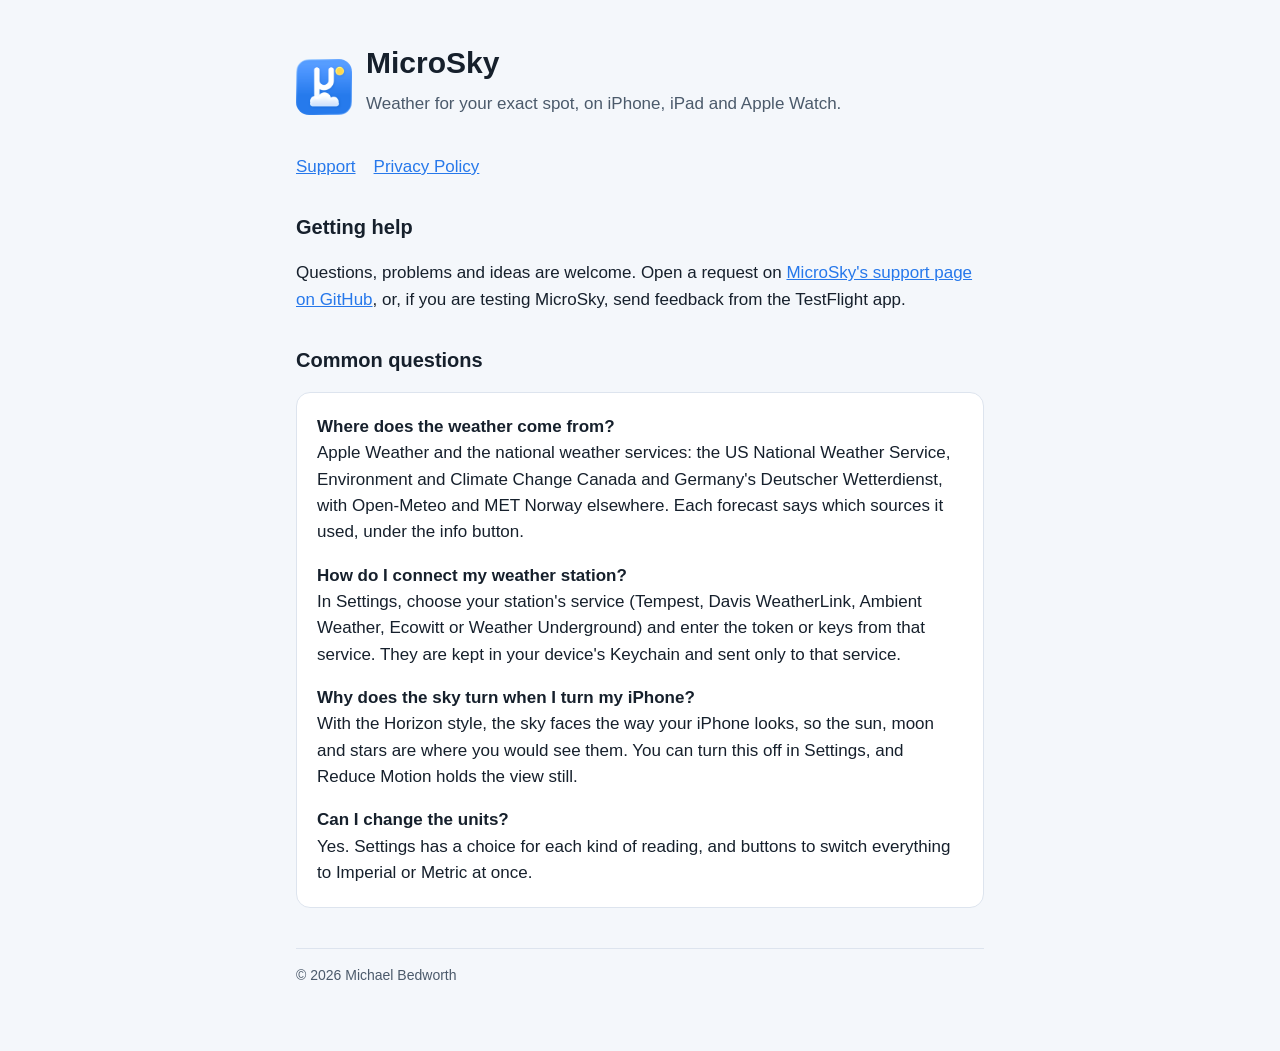
<file: index.html>
<!doctype html>
<html lang="en">
<head>
<meta charset="utf-8">
<meta name="viewport" content="width=device-width, initial-scale=1">
<title>MicroSky Support</title>
<link rel="stylesheet" href="style.css">
</head>
<body>
<main>
  <header>
    <img src="icon.png" alt="">
    <div>
      <h1>MicroSky</h1>
      <p class="lede">Weather for your exact spot, on iPhone, iPad and Apple Watch.</p>
    </div>
  </header>
  <nav><a href="./">Support</a><a href="privacy/">Privacy Policy</a></nav>

  <h2>Getting help</h2>
  <p>Questions, problems and ideas are welcome. Open a request on
    <a href="https://github.com/mbedworth/microsky-app/issues">MicroSky's support page on GitHub</a>,
    or, if you are testing MicroSky, send feedback from the TestFlight app.</p>

  <h2>Common questions</h2>
  <div class="card">
    <p><strong>Where does the weather come from?</strong><br>
      Apple Weather and the national weather services: the US National Weather Service,
      Environment and Climate Change Canada and Germany's Deutscher Wetterdienst, with Open-Meteo
      and MET Norway elsewhere. Each forecast says which sources it used, under the info button.</p>
    <p><strong>How do I connect my weather station?</strong><br>
      In Settings, choose your station's service (Tempest, Davis WeatherLink, Ambient Weather,
      Ecowitt or Weather Underground) and enter the token or keys from that service. They are kept
      in your device's Keychain and sent only to that service.</p>
    <p><strong>Why does the sky turn when I turn my iPhone?</strong><br>
      With the Horizon style, the sky faces the way your iPhone looks, so the sun, moon and stars
      are where you would see them. You can turn this off in Settings, and Reduce Motion holds the
      view still.</p>
    <p><strong>Can I change the units?</strong><br>
      Yes. Settings has a choice for each kind of reading, and buttons to switch everything to
      Imperial or Metric at once.</p>
  </div>

  <footer>&copy; 2026 Michael Bedworth</footer>
</main>
</body>
</html>
</file>
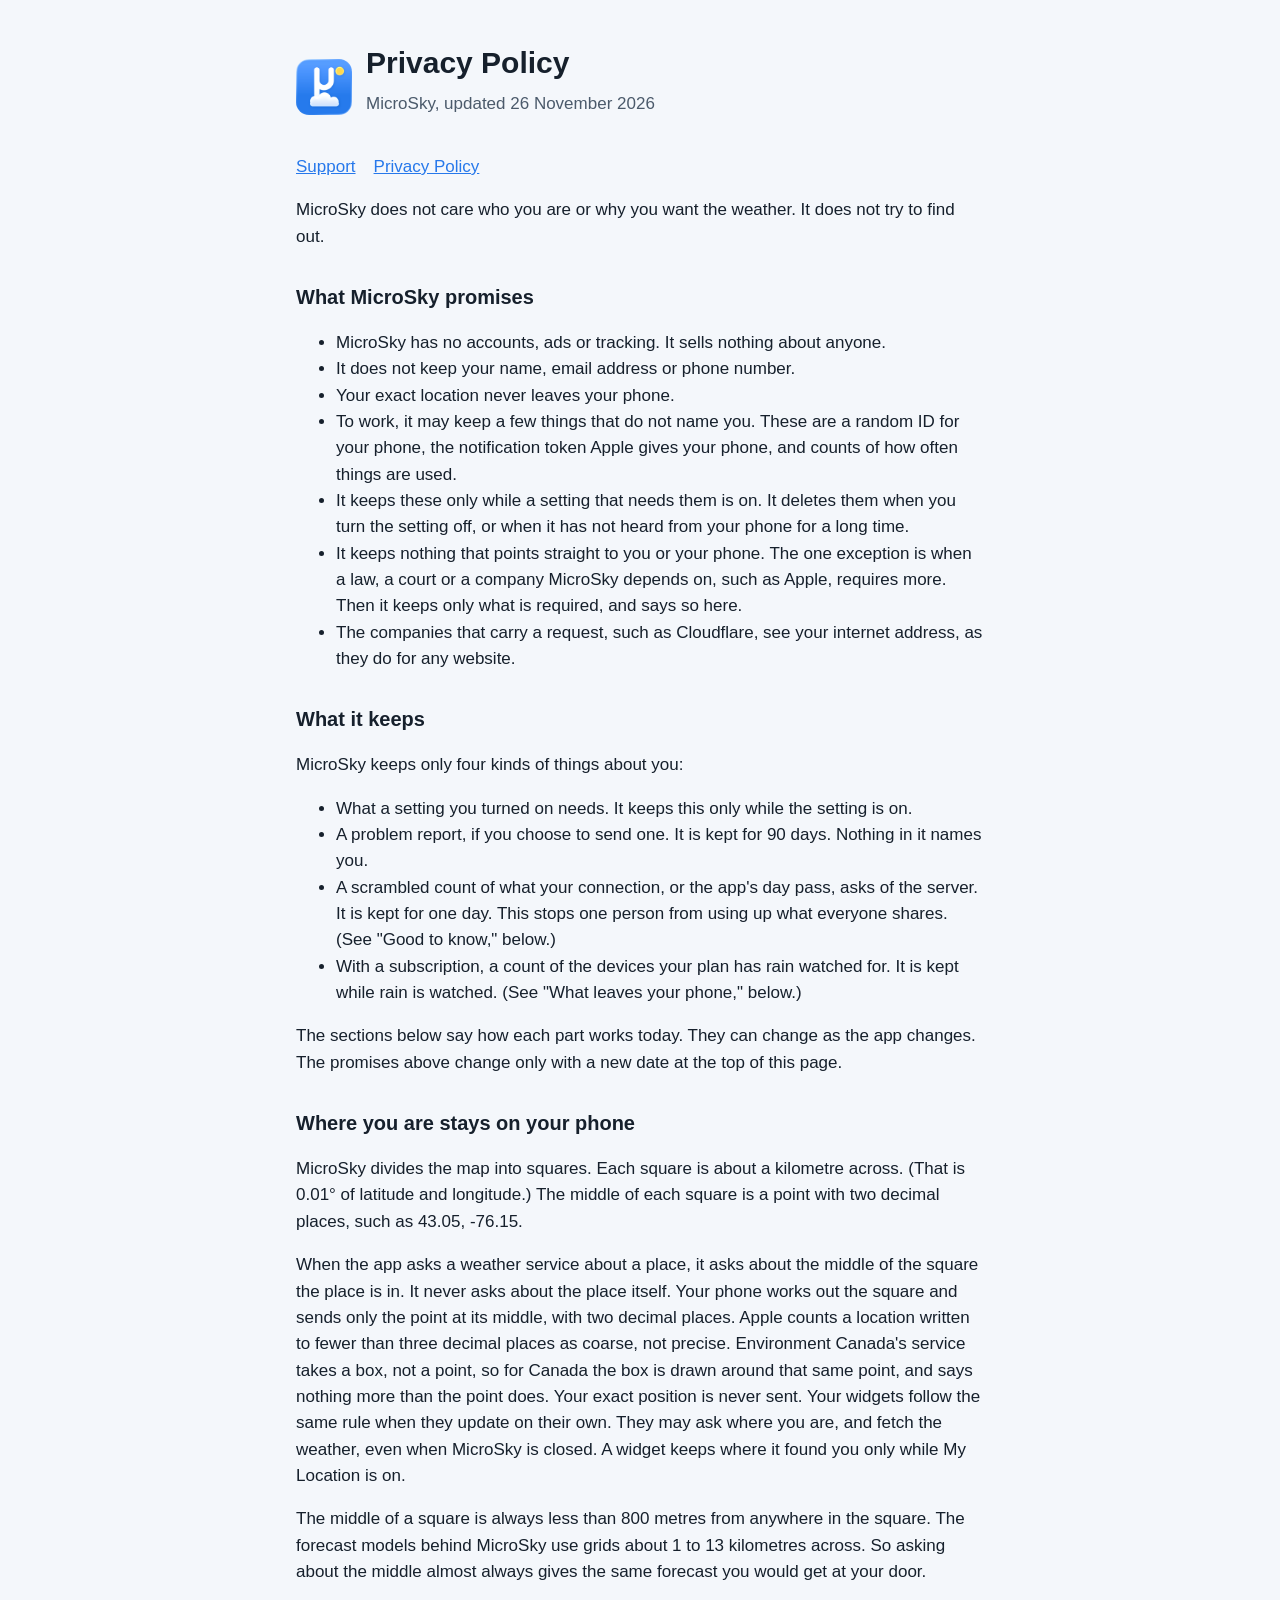
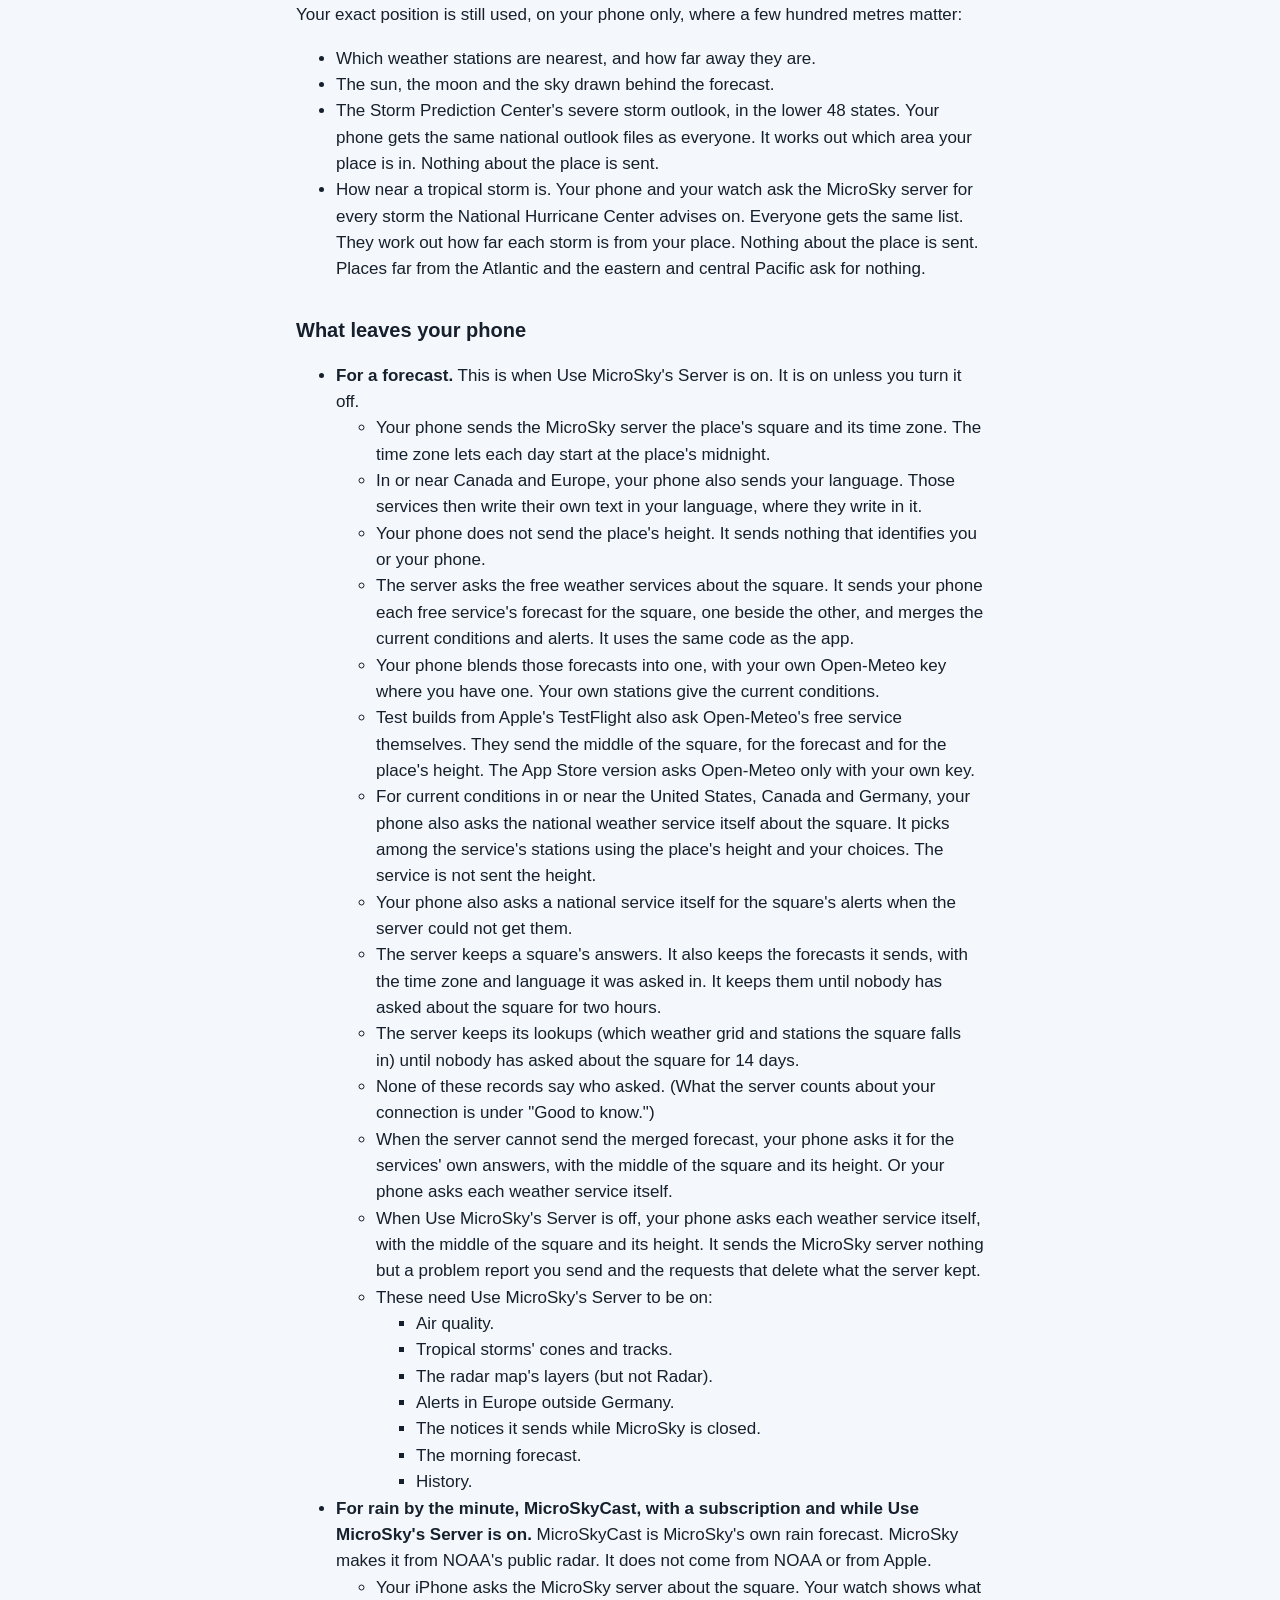
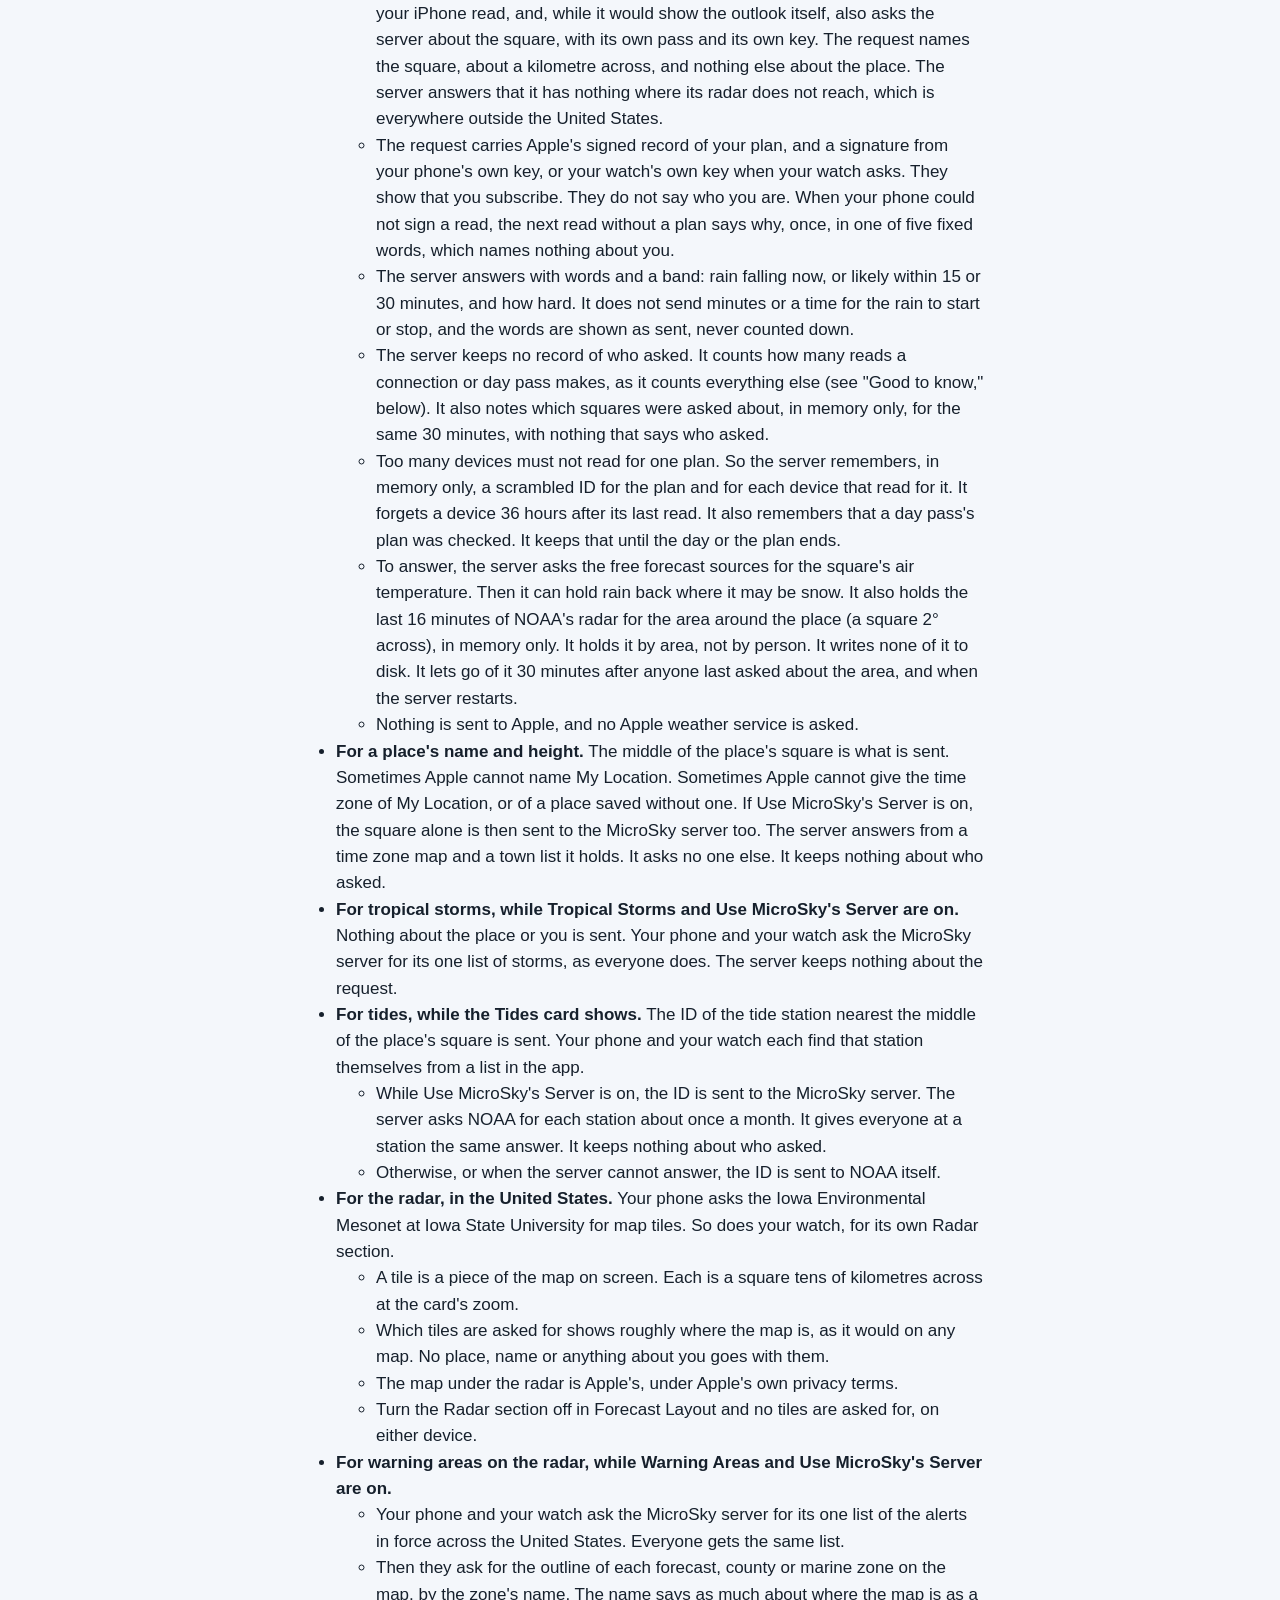
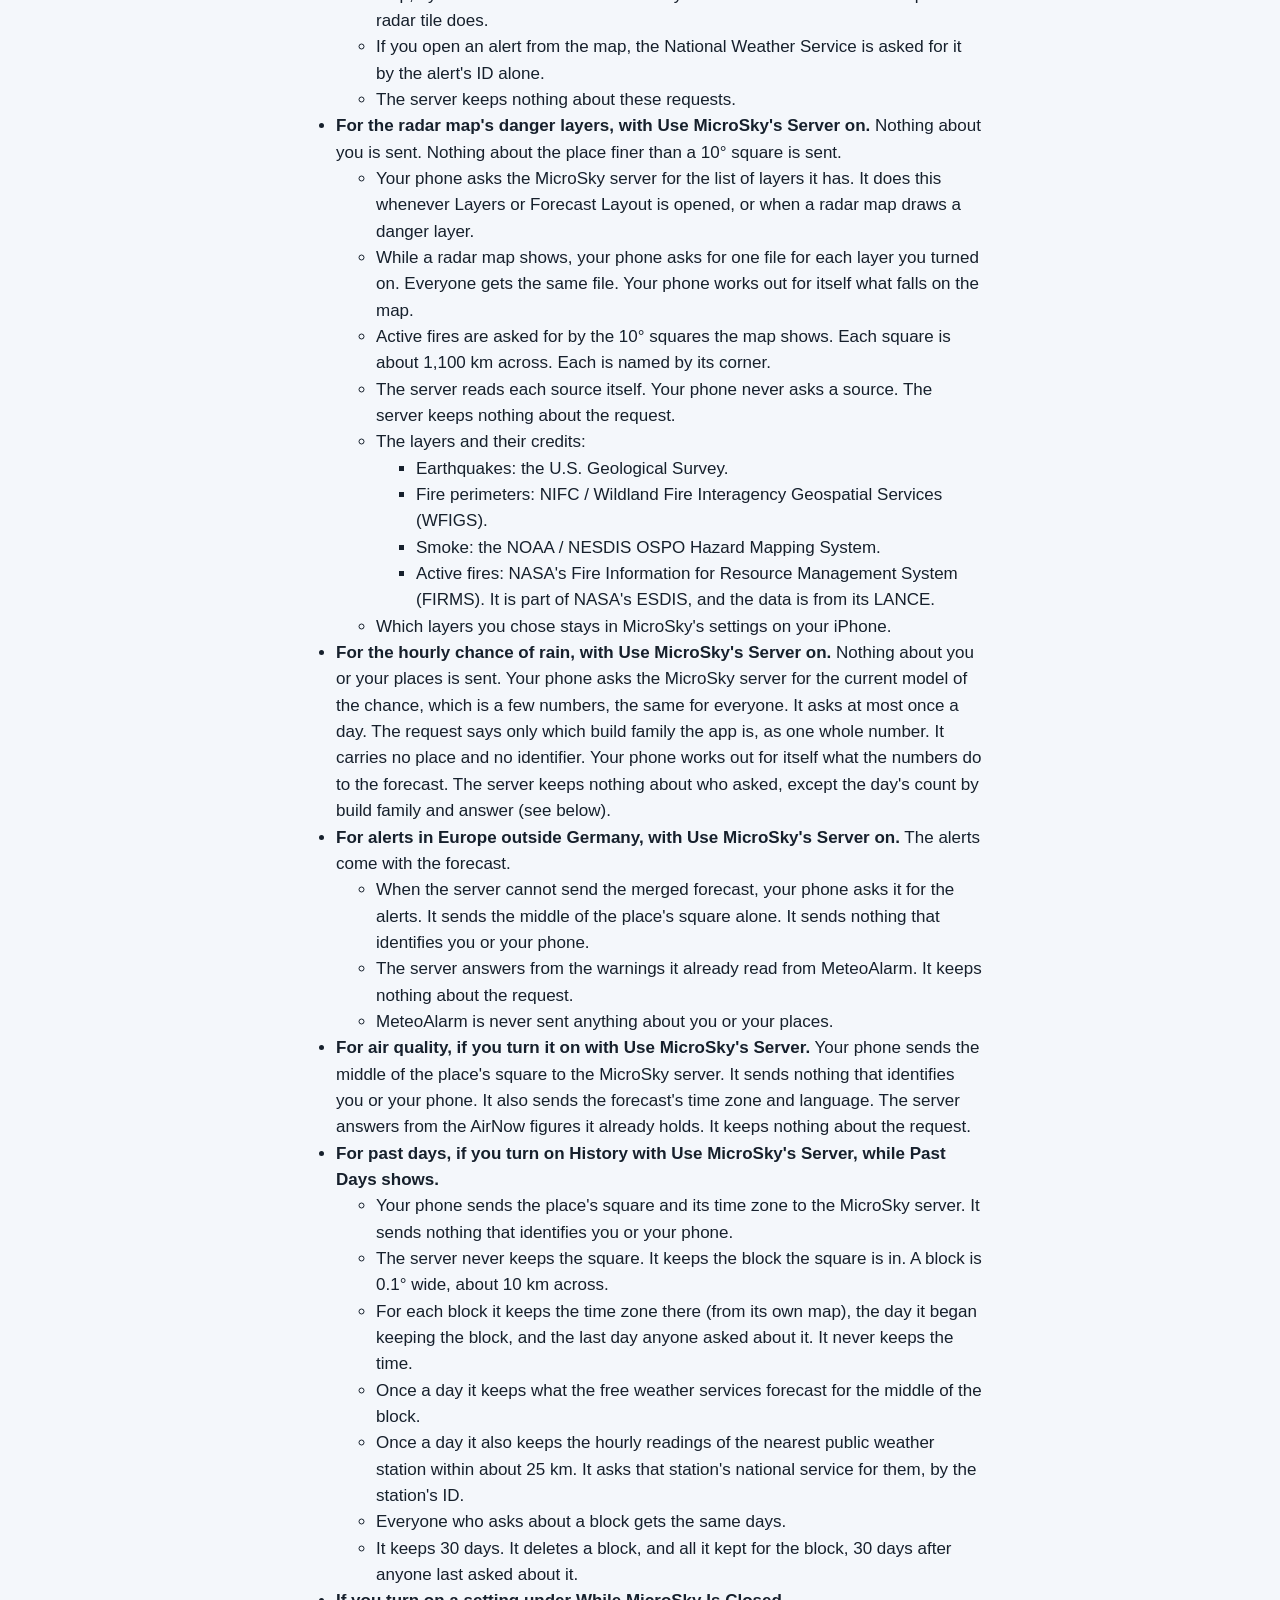
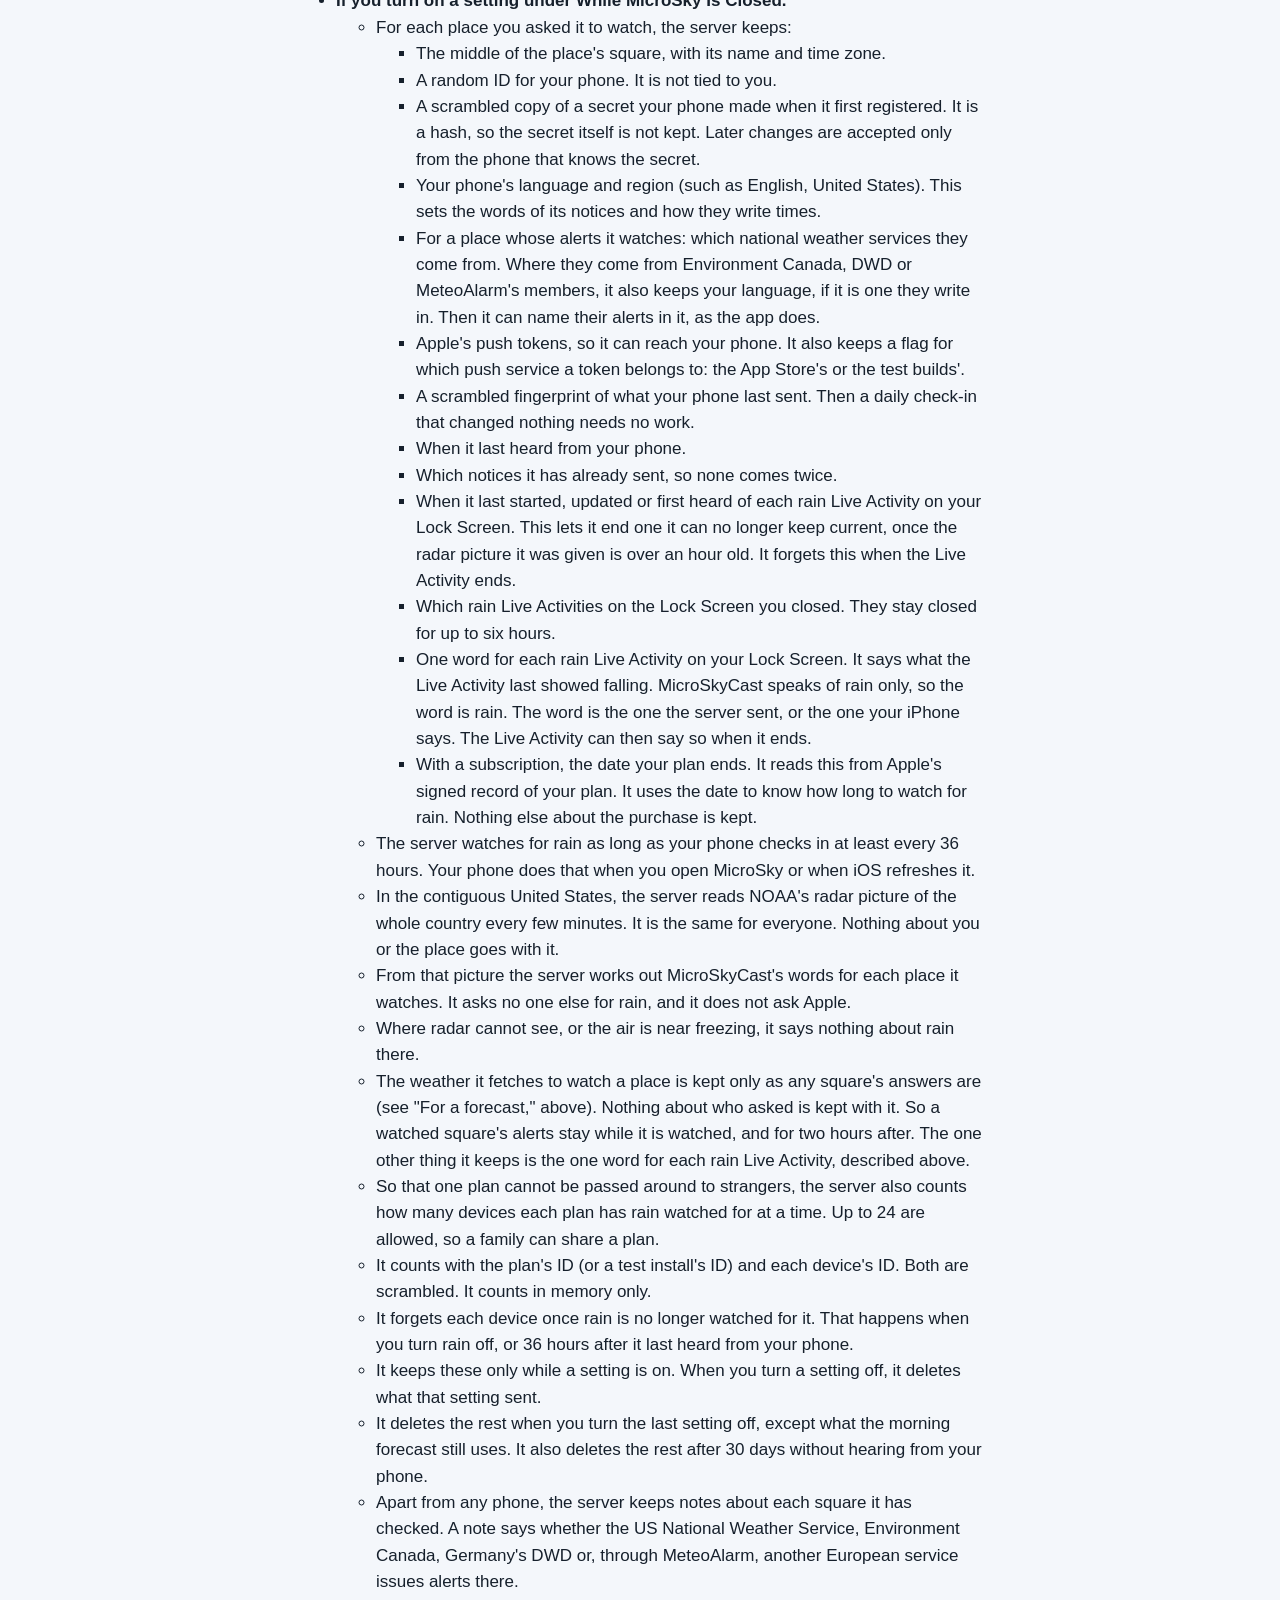
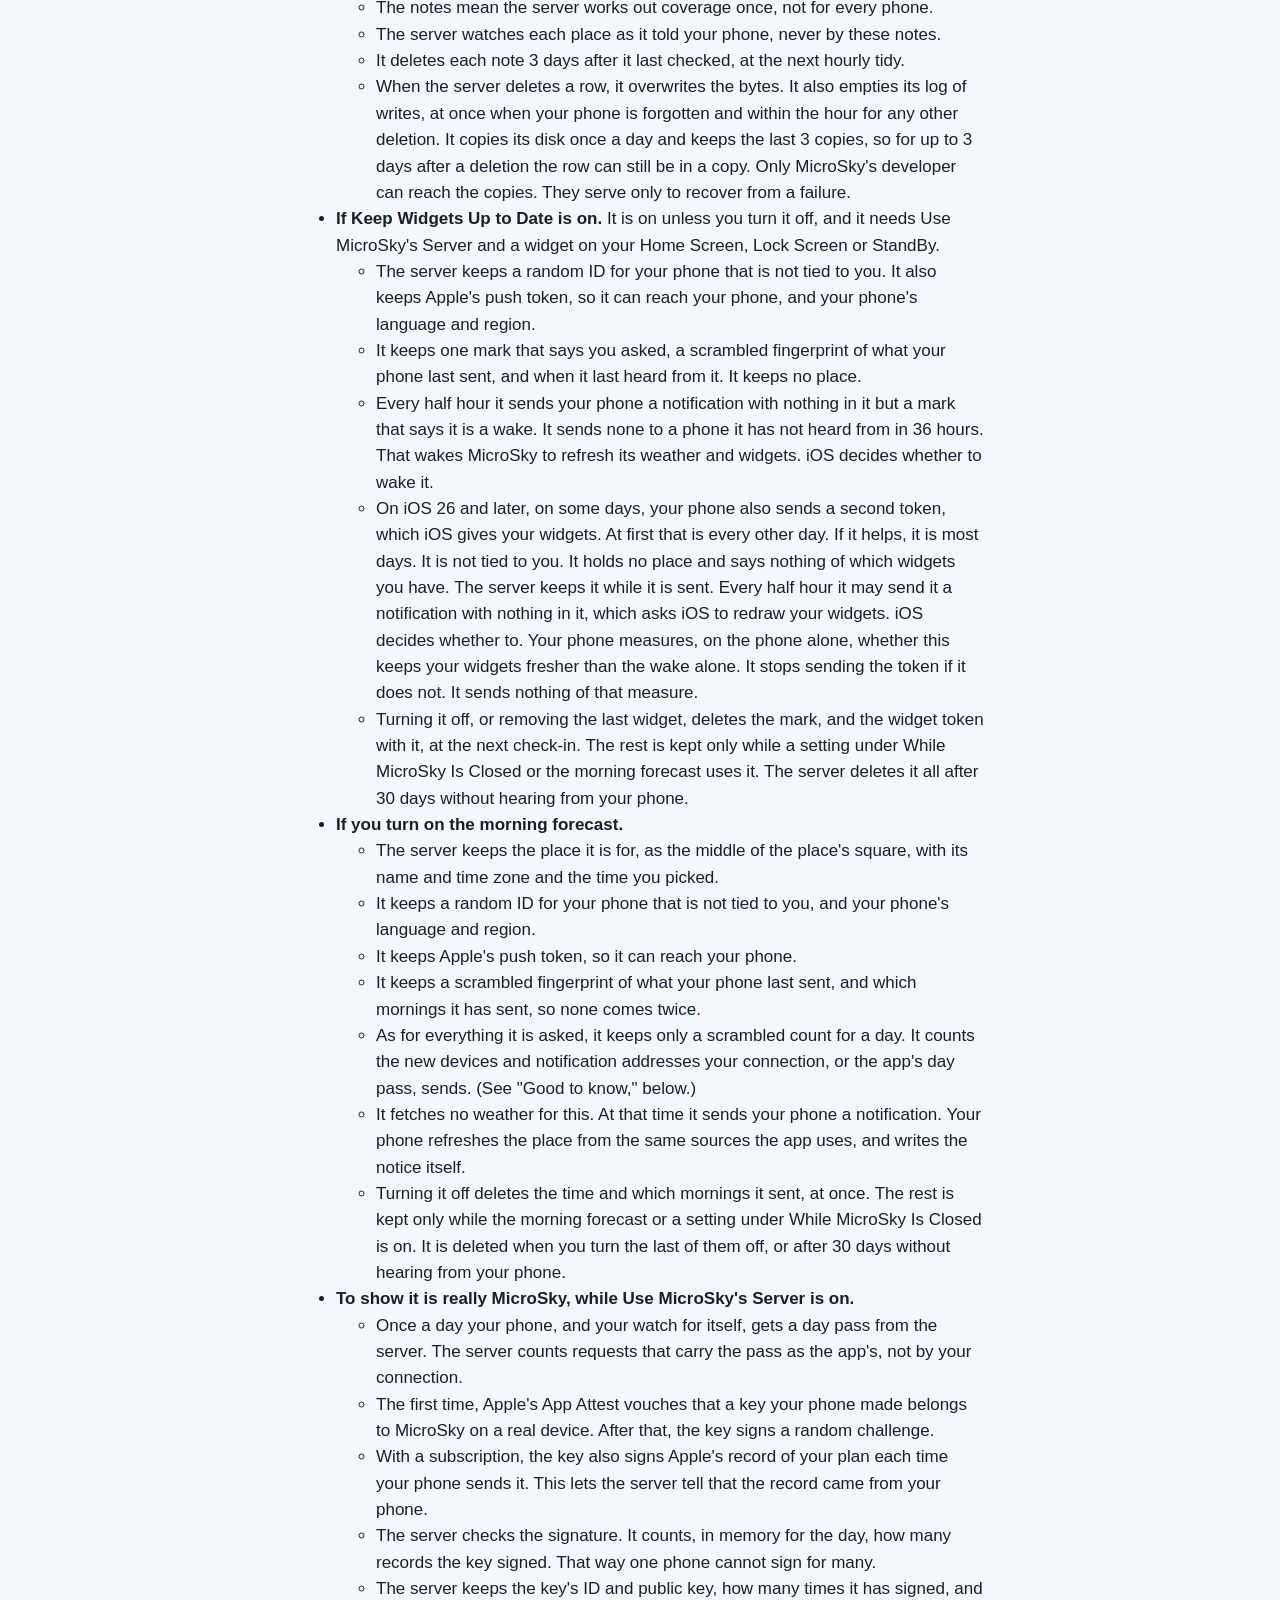
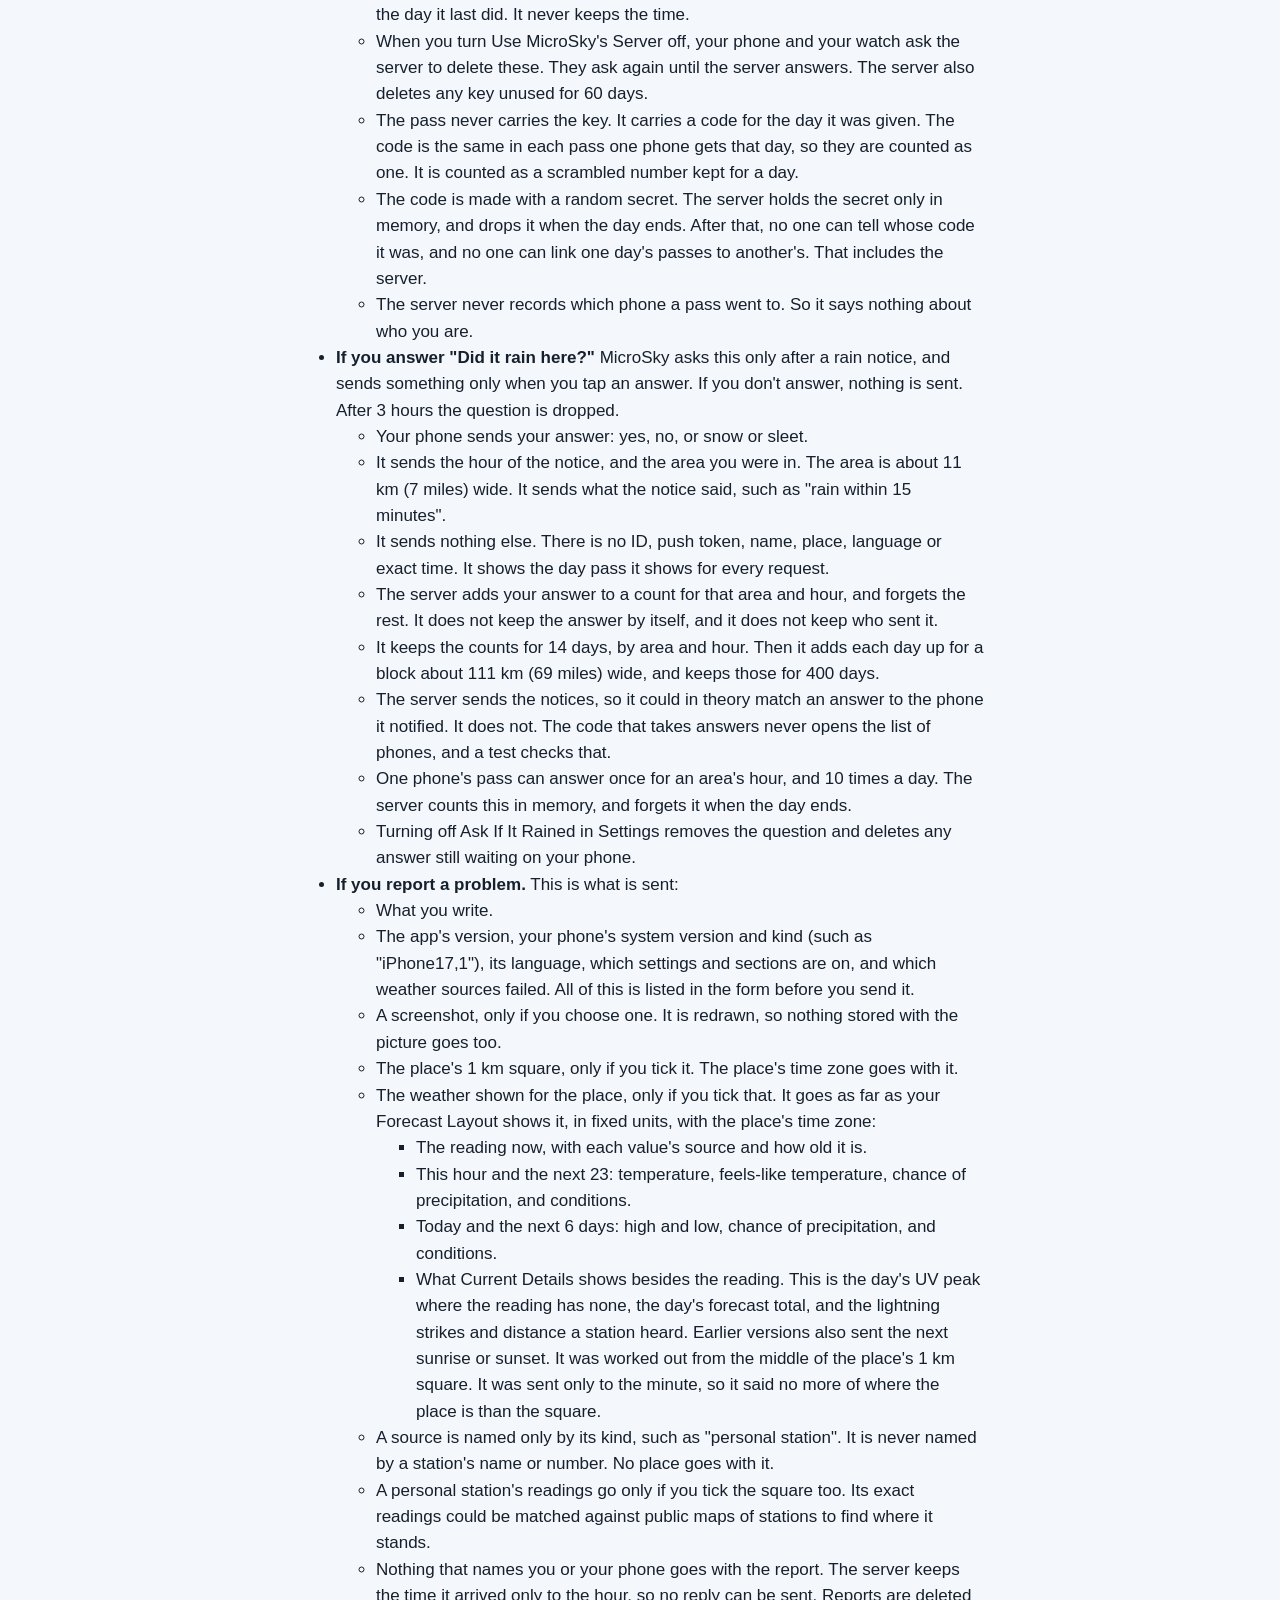
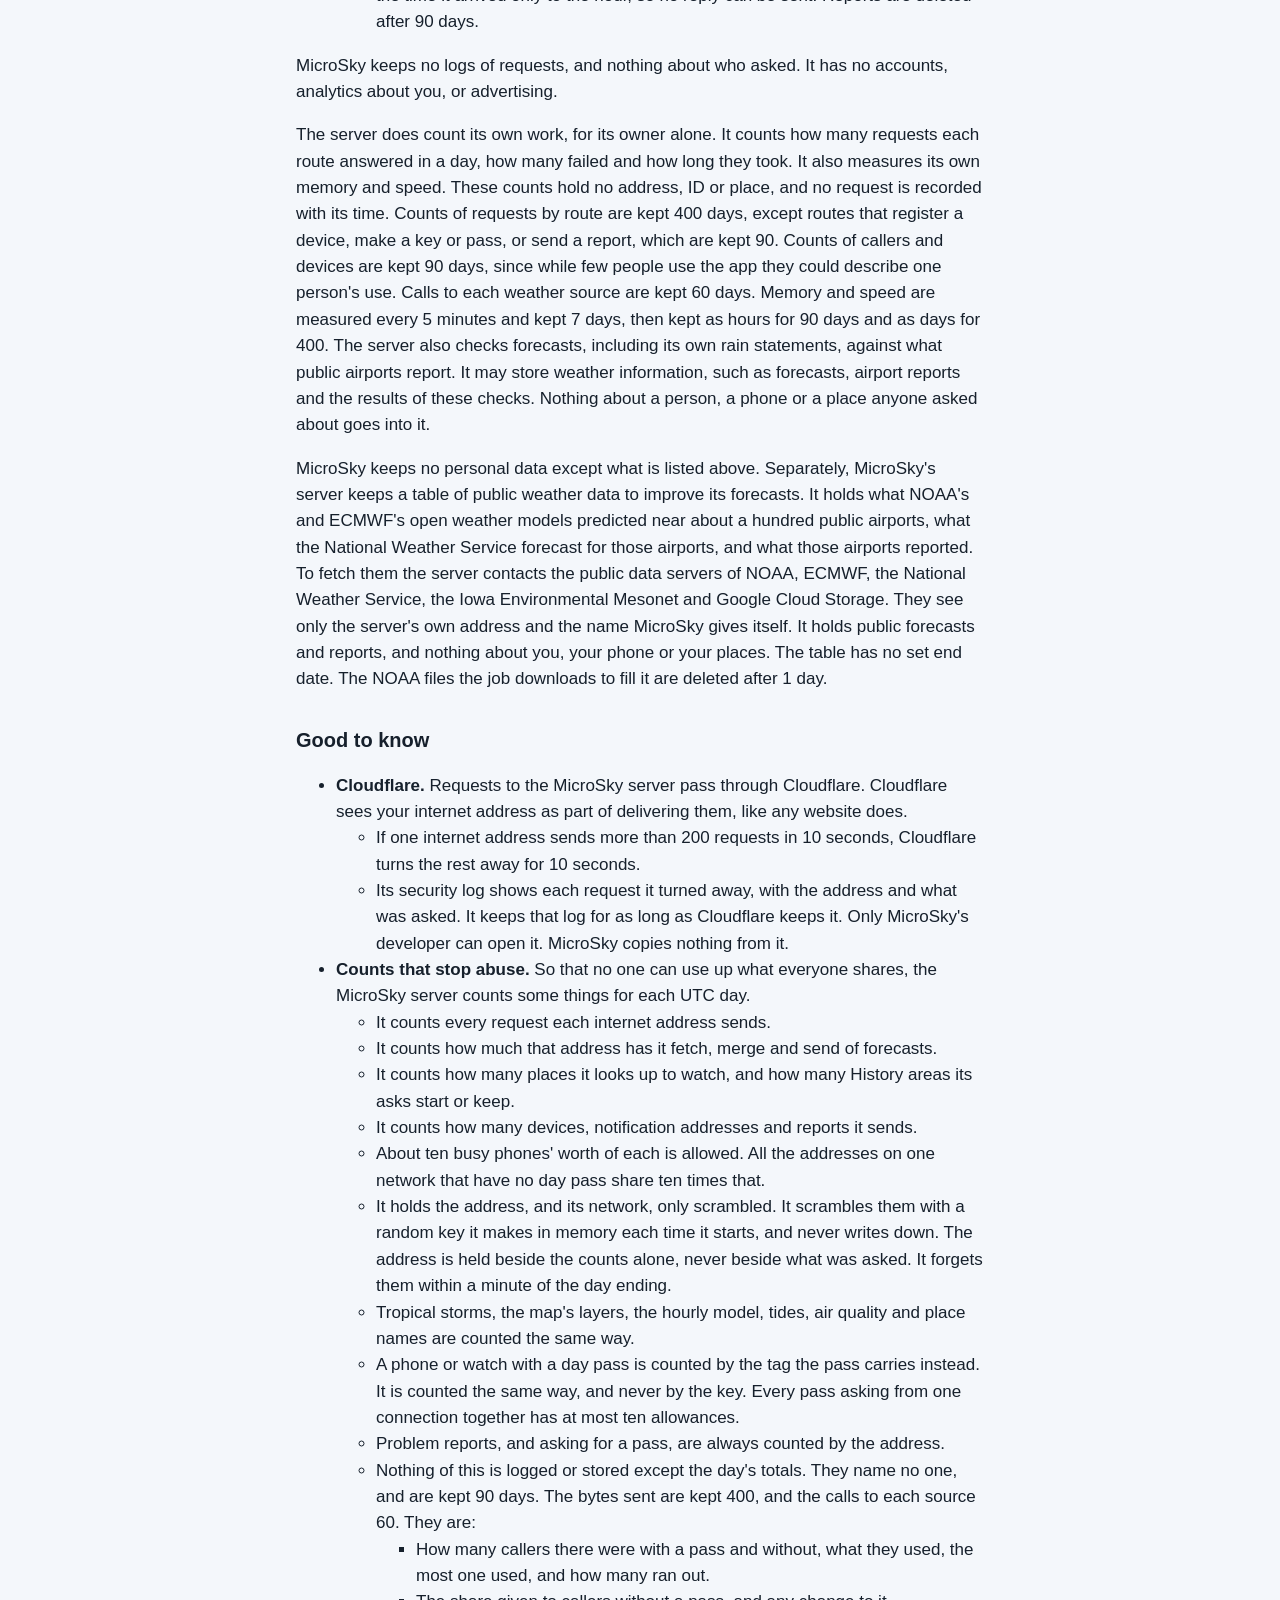
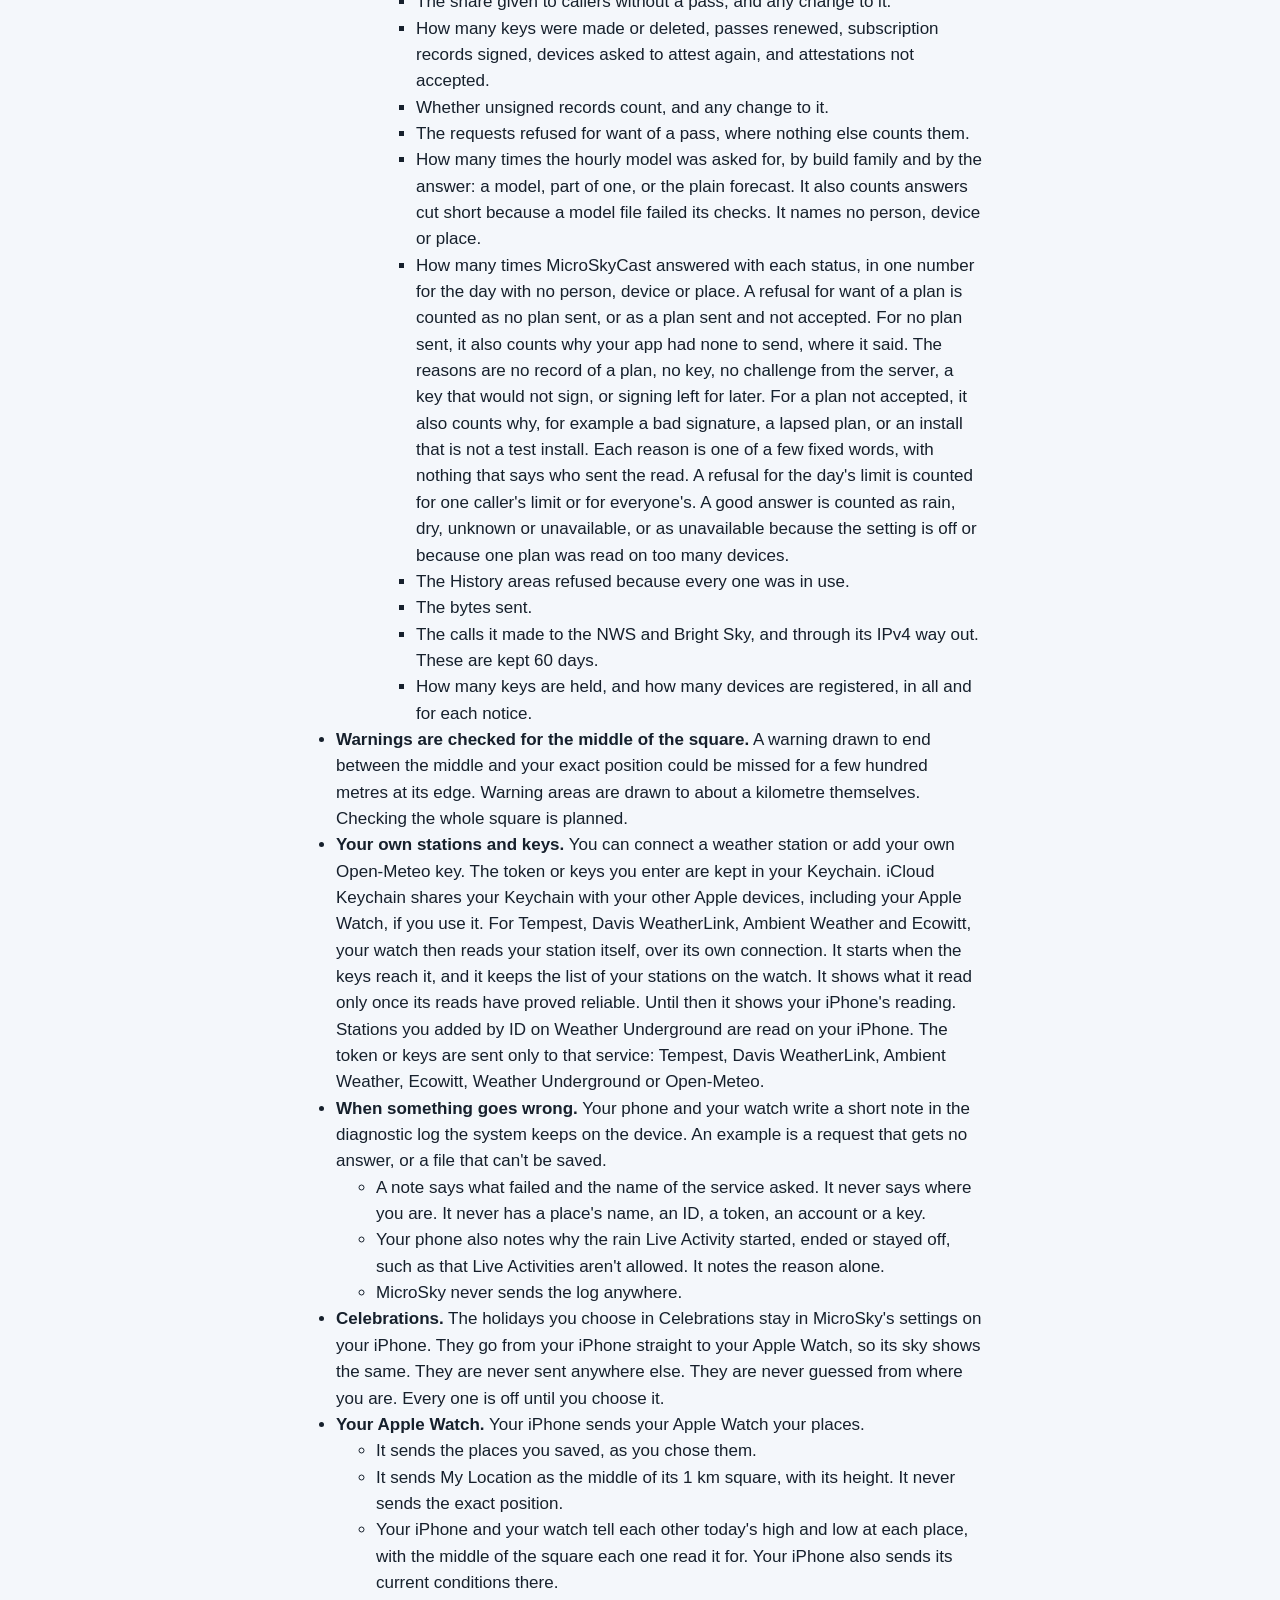
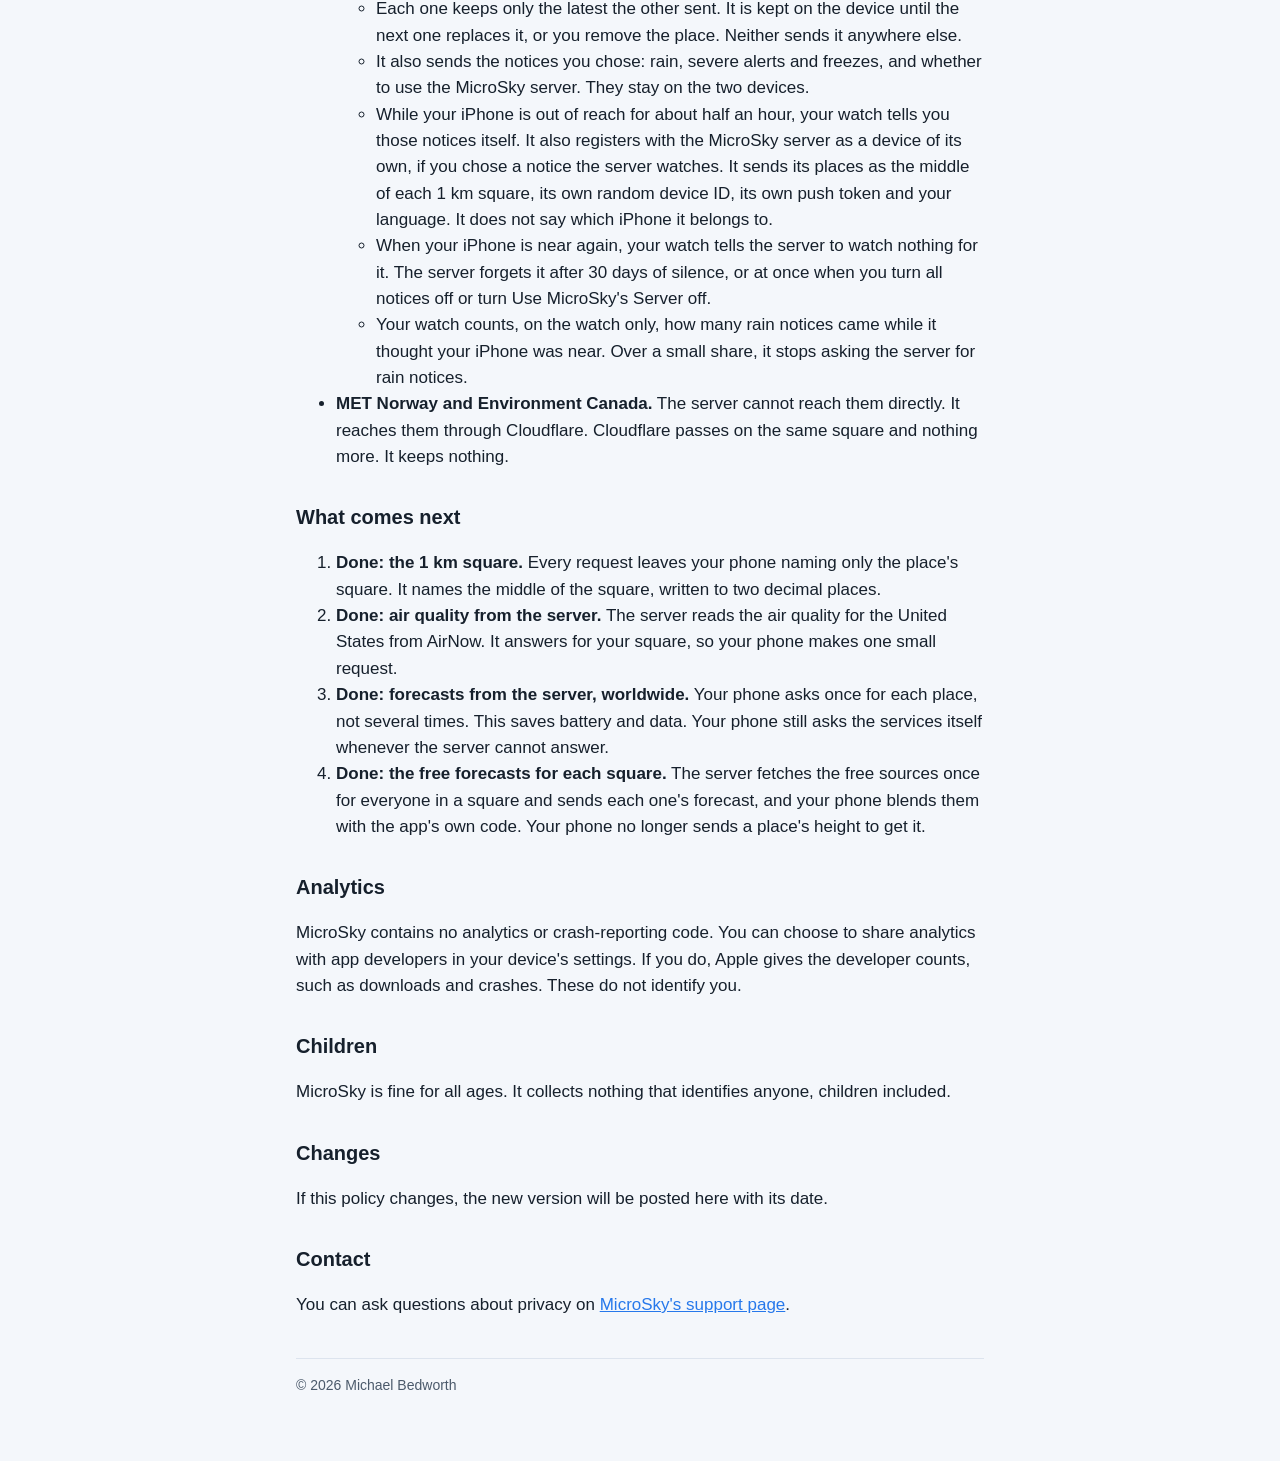
<file: privacy/index.html>
<!doctype html>
<html lang="en">
<head>
<meta charset="utf-8">
<meta name="viewport" content="width=device-width, initial-scale=1">
<title>MicroSky Privacy Policy</title>
<link rel="stylesheet" href="../style.css">
</head>
<body>
<main>
  <header>
    <img src="../icon.png" alt="">
    <div>
      <h1>Privacy Policy</h1>
      <p class="lede">MicroSky, updated 26 November 2026</p>
    </div>
  </header>
  <nav><a href="../">Support</a><a href="./">Privacy Policy</a></nav>

<p>MicroSky does not care who you are or why you want the weather. It does not try to find out.</p>
<h2>What MicroSky promises</h2>
<ul>
<li>MicroSky has no accounts, ads or tracking. It sells nothing about anyone.
</li>
<li>It does not keep your name, email address or phone number.
</li>
<li>Your exact location never leaves your phone.
</li>
<li>To work, it may keep a few things that do not name you. These are a random ID for your phone, the notification token Apple gives your phone, and counts of how often things are used.
</li>
<li>It keeps these only while a setting that needs them is on. It deletes them when you turn the setting off, or when it has not heard from your phone for a long time.
</li>
<li>It keeps nothing that points straight to you or your phone. The one exception is when a law, a court or a company MicroSky depends on, such as Apple, requires more. Then it keeps only what is required, and says so here.
</li>
<li>The companies that carry a request, such as Cloudflare, see your internet address, as they do for any website.
</li></ul>
<h2>What it keeps</h2>
<p>MicroSky keeps only four kinds of things about you:</p>
<ul>
<li>What a setting you turned on needs. It keeps this only while the setting is on.
</li>
<li>A problem report, if you choose to send one. It is kept for 90 days. Nothing in it names you.
</li>
<li>A scrambled count of what your connection, or the app's day pass, asks of the server. It is kept for one day. This stops one person from using up what everyone shares. (See "Good to know," below.)
</li>
<li>With a subscription, a count of the devices your plan has rain watched for. It is kept while rain is watched. (See "What leaves your phone," below.)
</li></ul>
<p>The sections below say how each part works today. They can change as the app changes. The promises above change only with a new date at the top of this page.</p>
<h2>Where you are stays on your phone</h2>
<p>MicroSky divides the map into squares. Each square is about a kilometre across. (That is 0.01° of latitude and longitude.) The middle of each square is a point with two decimal places, such as 43.05, -76.15.</p>
<p>When the app asks a weather service about a place, it asks about the middle of the square the place is in. It never asks about the place itself. Your phone works out the square and sends only the point at its middle, with two decimal places. Apple counts a location written to fewer than three decimal places as coarse, not precise. Environment Canada's service takes a box, not a point, so for Canada the box is drawn around that same point, and says nothing more than the point does. Your exact position is never sent. Your widgets follow the same rule when they update on their own. They may ask where you are, and fetch the weather, even when MicroSky is closed. A widget keeps where it found you only while My Location is on.</p>
<p>The middle of a square is always less than 800 metres from anywhere in the square. The forecast models behind MicroSky use grids about 1 to 13 kilometres across. So asking about the middle almost always gives the same forecast you would get at your door.</p>
<p>Your exact position is still used, on your phone only, where a few hundred metres matter:</p>
<ul>
<li>Which weather stations are nearest, and how far away they are.
</li>
<li>The sun, the moon and the sky drawn behind the forecast.
</li>
<li>The Storm Prediction Center's severe storm outlook, in the lower 48 states. Your phone gets the same national outlook files as everyone. It works out which area your place is in. Nothing about the place is sent.
</li>
<li>How near a tropical storm is. Your phone and your watch ask the MicroSky server for every storm the National Hurricane Center advises on. Everyone gets the same list. They work out how far each storm is from your place. Nothing about the place is sent. Places far from the Atlantic and the eastern and central Pacific ask for nothing.
</li></ul>
<h2>What leaves your phone</h2>
<ul>
<li><strong>For a forecast.</strong> This is when Use MicroSky's Server is on. It is on unless you turn it off.
<ul>
<li>Your phone sends the MicroSky server the place's square and its time zone. The time zone lets each day start at the place's midnight.
</li>
<li>In or near Canada and Europe, your phone also sends your language. Those services then write their own text in your language, where they write in it.
</li>
<li>Your phone does not send the place's height. It sends nothing that identifies you or your phone.
</li>
<li>The server asks the free weather services about the square. It sends your phone each free service's forecast for the square, one beside the other, and merges the current conditions and alerts. It uses the same code as the app.
</li>
<li>Your phone blends those forecasts into one, with your own Open-Meteo key where you have one. Your own stations give the current conditions.
</li>
<li>Test builds from Apple's TestFlight also ask Open-Meteo's free service themselves. They send the middle of the square, for the forecast and for the place's height. The App Store version asks Open-Meteo only with your own key.
</li>
<li>For current conditions in or near the United States, Canada and Germany, your phone also asks the national weather service itself about the square. It picks among the service's stations using the place's height and your choices. The service is not sent the height.
</li>
<li>Your phone also asks a national service itself for the square's alerts when the server could not get them.
</li>
<li>The server keeps a square's answers. It also keeps the forecasts it sends, with the time zone and language it was asked in. It keeps them until nobody has asked about the square for two hours.
</li>
<li>The server keeps its lookups (which weather grid and stations the square falls in) until nobody has asked about the square for 14 days.
</li>
<li>None of these records say who asked. (What the server counts about your connection is under "Good to know.")
</li>
<li>When the server cannot send the merged forecast, your phone asks it for the services' own answers, with the middle of the square and its height. Or your phone asks each weather service itself.
</li>
<li>When Use MicroSky's Server is off, your phone asks each weather service itself, with the middle of the square and its height. It sends the MicroSky server nothing but a problem report you send and the requests that delete what the server kept.
</li>
<li>These need Use MicroSky's Server to be on:
<ul>
<li>Air quality.
</li>
<li>Tropical storms' cones and tracks.
</li>
<li>The radar map's layers (but not Radar).
</li>
<li>Alerts in Europe outside Germany.
</li>
<li>The notices it sends while MicroSky is closed.
</li>
<li>The morning forecast.
</li>
<li>History.
</li></ul>
</li></ul>
</li>
<li><strong>For rain by the minute, MicroSkyCast, with a subscription and while Use MicroSky's Server is on.</strong> MicroSkyCast is MicroSky's own rain forecast. MicroSky makes it from NOAA's public radar. It does not come from NOAA or from Apple.
<ul>
<li>Your iPhone asks the MicroSky server about the square. Your watch shows what your iPhone read, and, while it would show the outlook itself, also asks the server about the square, with its own pass and its own key. The request names the square, about a kilometre across, and nothing else about the place. The server answers that it has nothing where its radar does not reach, which is everywhere outside the United States.
</li>
<li>The request carries Apple's signed record of your plan, and a signature from your phone's own key, or your watch's own key when your watch asks. They show that you subscribe. They do not say who you are. When your phone could not sign a read, the next read without a plan says why, once, in one of five fixed words, which names nothing about you.
</li>
<li>The server answers with words and a band: rain falling now, or likely within 15 or 30 minutes, and how hard. It does not send minutes or a time for the rain to start or stop, and the words are shown as sent, never counted down.
</li>
<li>The server keeps no record of who asked. It counts how many reads a connection or day pass makes, as it counts everything else (see "Good to know," below). It also notes which squares were asked about, in memory only, for the same 30 minutes, with nothing that says who asked.
</li>
<li>Too many devices must not read for one plan. So the server remembers, in memory only, a scrambled ID for the plan and for each device that read for it. It forgets a device 36 hours after its last read. It also remembers that a day pass's plan was checked. It keeps that until the day or the plan ends.
</li>
<li>To answer, the server asks the free forecast sources for the square's air temperature. Then it can hold rain back where it may be snow. It also holds the last 16 minutes of NOAA's radar for the area around the place (a square 2° across), in memory only. It holds it by area, not by person. It writes none of it to disk. It lets go of it 30 minutes after anyone last asked about the area, and when the server restarts.
</li>
<li>Nothing is sent to Apple, and no Apple weather service is asked.
</li></ul>
</li>
<li><strong>For a place's name and height.</strong> The middle of the place's square is what is sent. Sometimes Apple cannot name My Location. Sometimes Apple cannot give the time zone of My Location, or of a place saved without one. If Use MicroSky's Server is on, the square alone is then sent to the MicroSky server too. The server answers from a time zone map and a town list it holds. It asks no one else. It keeps nothing about who asked.
</li>
<li><strong>For tropical storms, while Tropical Storms and Use MicroSky's Server are on.</strong> Nothing about the place or you is sent. Your phone and your watch ask the MicroSky server for its one list of storms, as everyone does. The server keeps nothing about the request.
</li>
<li><strong>For tides, while the Tides card shows.</strong> The ID of the tide station nearest the middle of the place's square is sent. Your phone and your watch each find that station themselves from a list in the app.
<ul>
<li>While Use MicroSky's Server is on, the ID is sent to the MicroSky server. The server asks NOAA for each station about once a month. It gives everyone at a station the same answer. It keeps nothing about who asked.
</li>
<li>Otherwise, or when the server cannot answer, the ID is sent to NOAA itself.
</li></ul>
</li>
<li><strong>For the radar, in the United States.</strong> Your phone asks the Iowa Environmental Mesonet at Iowa State University for map tiles. So does your watch, for its own Radar section.
<ul>
<li>A tile is a piece of the map on screen. Each is a square tens of kilometres across at the card's zoom.
</li>
<li>Which tiles are asked for shows roughly where the map is, as it would on any map. No place, name or anything about you goes with them.
</li>
<li>The map under the radar is Apple's, under Apple's own privacy terms.
</li>
<li>Turn the Radar section off in Forecast Layout and no tiles are asked for, on either device.
</li></ul>
</li>
<li><strong>For warning areas on the radar, while Warning Areas and Use MicroSky's Server are on.</strong>
<ul>
<li>Your phone and your watch ask the MicroSky server for its one list of the alerts in force across the United States. Everyone gets the same list.
</li>
<li>Then they ask for the outline of each forecast, county or marine zone on the map, by the zone's name. The name says as much about where the map is as a radar tile does.
</li>
<li>If you open an alert from the map, the National Weather Service is asked for it by the alert's ID alone.
</li>
<li>The server keeps nothing about these requests.
</li></ul>
</li>
<li><strong>For the radar map's danger layers, with Use MicroSky's Server on.</strong> Nothing about you is sent. Nothing about the place finer than a 10° square is sent.
<ul>
<li>Your phone asks the MicroSky server for the list of layers it has. It does this whenever Layers or Forecast Layout is opened, or when a radar map draws a danger layer.
</li>
<li>While a radar map shows, your phone asks for one file for each layer you turned on. Everyone gets the same file. Your phone works out for itself what falls on the map.
</li>
<li>Active fires are asked for by the 10° squares the map shows. Each square is about 1,100 km across. Each is named by its corner.
</li>
<li>The server reads each source itself. Your phone never asks a source. The server keeps nothing about the request.
</li>
<li>The layers and their credits:
<ul>
<li>Earthquakes: the U.S. Geological Survey.
</li>
<li>Fire perimeters: NIFC / Wildland Fire Interagency Geospatial Services (WFIGS).
</li>
<li>Smoke: the NOAA / NESDIS OSPO Hazard Mapping System.
</li>
<li>Active fires: NASA's Fire Information for Resource Management System (FIRMS). It is part of NASA's ESDIS, and the data is from its LANCE.
</li></ul>
</li>
<li>Which layers you chose stays in MicroSky's settings on your iPhone.
</li></ul>
</li>
<li><strong>For the hourly chance of rain, with Use MicroSky's Server on.</strong> Nothing about you or your places is sent. Your phone asks the MicroSky server for the current model of the chance, which is a few numbers, the same for everyone. It asks at most once a day. The request says only which build family the app is, as one whole number. It carries no place and no identifier. Your phone works out for itself what the numbers do to the forecast. The server keeps nothing about who asked, except the day's count by build family and answer (see below).
</li>
<li><strong>For alerts in Europe outside Germany, with Use MicroSky's Server on.</strong> The alerts come with the forecast.
<ul>
<li>When the server cannot send the merged forecast, your phone asks it for the alerts. It sends the middle of the place's square alone. It sends nothing that identifies you or your phone.
</li>
<li>The server answers from the warnings it already read from MeteoAlarm. It keeps nothing about the request.
</li>
<li>MeteoAlarm is never sent anything about you or your places.
</li></ul>
</li>
<li><strong>For air quality, if you turn it on with Use MicroSky's Server.</strong> Your phone sends the middle of the place's square to the MicroSky server. It sends nothing that identifies you or your phone. It also sends the forecast's time zone and language. The server answers from the AirNow figures it already holds. It keeps nothing about the request.
</li>
<li><strong>For past days, if you turn on History with Use MicroSky's Server, while Past Days shows.</strong>
<ul>
<li>Your phone sends the place's square and its time zone to the MicroSky server. It sends nothing that identifies you or your phone.
</li>
<li>The server never keeps the square. It keeps the block the square is in. A block is 0.1° wide, about 10 km across.
</li>
<li>For each block it keeps the time zone there (from its own map), the day it began keeping the block, and the last day anyone asked about it. It never keeps the time.
</li>
<li>Once a day it keeps what the free weather services forecast for the middle of the block.
</li>
<li>Once a day it also keeps the hourly readings of the nearest public weather station within about 25 km. It asks that station's national service for them, by the station's ID.
</li>
<li>Everyone who asks about a block gets the same days.
</li>
<li>It keeps 30 days. It deletes a block, and all it kept for the block, 30 days after anyone last asked about it.
</li></ul>
</li>
<li><strong>If you turn on a setting under While MicroSky Is Closed.</strong>
<ul>
<li>For each place you asked it to watch, the server keeps:
<ul>
<li>The middle of the place's square, with its name and time zone.
</li>
<li>A random ID for your phone. It is not tied to you.
</li>
<li>A scrambled copy of a secret your phone made when it first registered. It is a hash, so the secret itself is not kept. Later changes are accepted only from the phone that knows the secret.
</li>
<li>Your phone's language and region (such as English, United States). This sets the words of its notices and how they write times.
</li>
<li>For a place whose alerts it watches: which national weather services they come from. Where they come from Environment Canada, DWD or MeteoAlarm's members, it also keeps your language, if it is one they write in. Then it can name their alerts in it, as the app does.
</li>
<li>Apple's push tokens, so it can reach your phone. It also keeps a flag for which push service a token belongs to: the App Store's or the test builds'.
</li>
<li>A scrambled fingerprint of what your phone last sent. Then a daily check-in that changed nothing needs no work.
</li>
<li>When it last heard from your phone.
</li>
<li>Which notices it has already sent, so none comes twice.
</li>
<li>When it last started, updated or first heard of each rain Live Activity on your Lock Screen. This lets it end one it can no longer keep current, once the radar picture it was given is over an hour old. It forgets this when the Live Activity ends.
</li>
<li>Which rain Live Activities on the Lock Screen you closed. They stay closed for up to six hours.
</li>
<li>One word for each rain Live Activity on your Lock Screen. It says what the Live Activity last showed falling. MicroSkyCast speaks of rain only, so the word is rain. The word is the one the server sent, or the one your iPhone says. The Live Activity can then say so when it ends.
</li>
<li>With a subscription, the date your plan ends. It reads this from Apple's signed record of your plan. It uses the date to know how long to watch for rain. Nothing else about the purchase is kept.
</li></ul>
</li>
<li>The server watches for rain as long as your phone checks in at least every 36 hours. Your phone does that when you open MicroSky or when iOS refreshes it.
</li>
<li>In the contiguous United States, the server reads NOAA's radar picture of the whole country every few minutes. It is the same for everyone. Nothing about you or the place goes with it.
</li>
<li>From that picture the server works out MicroSkyCast's words for each place it watches. It asks no one else for rain, and it does not ask Apple.
</li>
<li>Where radar cannot see, or the air is near freezing, it says nothing about rain there.
</li>
<li>The weather it fetches to watch a place is kept only as any square's answers are (see "For a forecast," above). Nothing about who asked is kept with it. So a watched square's alerts stay while it is watched, and for two hours after. The one other thing it keeps is the one word for each rain Live Activity, described above.
</li>
<li>So that one plan cannot be passed around to strangers, the server also counts how many devices each plan has rain watched for at a time. Up to 24 are allowed, so a family can share a plan.
</li>
<li>It counts with the plan's ID (or a test install's ID) and each device's ID. Both are scrambled. It counts in memory only.
</li>
<li>It forgets each device once rain is no longer watched for it. That happens when you turn rain off, or 36 hours after it last heard from your phone.
</li>
<li>It keeps these only while a setting is on. When you turn a setting off, it deletes what that setting sent.
</li>
<li>It deletes the rest when you turn the last setting off, except what the morning forecast still uses. It also deletes the rest after 30 days without hearing from your phone.
</li>
<li>Apart from any phone, the server keeps notes about each square it has checked. A note says whether the US National Weather Service, Environment Canada, Germany's DWD or, through MeteoAlarm, another European service issues alerts there.
</li>
<li>The notes mean the server works out coverage once, not for every phone.
</li>
<li>The server watches each place as it told your phone, never by these notes.
</li>
<li>It deletes each note 3 days after it last checked, at the next hourly tidy.
</li>
<li>When the server deletes a row, it overwrites the bytes. It also empties its log of writes, at once when your phone is forgotten and within the hour for any other deletion. It copies its disk once a day and keeps the last 3 copies, so for up to 3 days after a deletion the row can still be in a copy. Only MicroSky's developer can reach the copies. They serve only to recover from a failure.
</li></ul>
</li>
<li><strong>If Keep Widgets Up to Date is on.</strong> It is on unless you turn it off, and it needs Use MicroSky's Server and a widget on your Home Screen, Lock Screen or StandBy.
<ul>
<li>The server keeps a random ID for your phone that is not tied to you. It also keeps Apple's push token, so it can reach your phone, and your phone's language and region.
</li>
<li>It keeps one mark that says you asked, a scrambled fingerprint of what your phone last sent, and when it last heard from it. It keeps no place.
</li>
<li>Every half hour it sends your phone a notification with nothing in it but a mark that says it is a wake. It sends none to a phone it has not heard from in 36 hours. That wakes MicroSky to refresh its weather and widgets. iOS decides whether to wake it.
</li>
<li>On iOS 26 and later, on some days, your phone also sends a second token, which iOS gives your widgets. At first that is every other day. If it helps, it is most days. It is not tied to you. It holds no place and says nothing of which widgets you have. The server keeps it while it is sent. Every half hour it may send it a notification with nothing in it, which asks iOS to redraw your widgets. iOS decides whether to. Your phone measures, on the phone alone, whether this keeps your widgets fresher than the wake alone. It stops sending the token if it does not. It sends nothing of that measure.
</li>
<li>Turning it off, or removing the last widget, deletes the mark, and the widget token with it, at the next check-in. The rest is kept only while a setting under While MicroSky Is Closed or the morning forecast uses it. The server deletes it all after 30 days without hearing from your phone.
</li></ul>
</li>
<li><strong>If you turn on the morning forecast.</strong>
<ul>
<li>The server keeps the place it is for, as the middle of the place's square, with its name and time zone and the time you picked.
</li>
<li>It keeps a random ID for your phone that is not tied to you, and your phone's language and region.
</li>
<li>It keeps Apple's push token, so it can reach your phone.
</li>
<li>It keeps a scrambled fingerprint of what your phone last sent, and which mornings it has sent, so none comes twice.
</li>
<li>As for everything it is asked, it keeps only a scrambled count for a day. It counts the new devices and notification addresses your connection, or the app's day pass, sends. (See "Good to know," below.)
</li>
<li>It fetches no weather for this. At that time it sends your phone a notification. Your phone refreshes the place from the same sources the app uses, and writes the notice itself.
</li>
<li>Turning it off deletes the time and which mornings it sent, at once. The rest is kept only while the morning forecast or a setting under While MicroSky Is Closed is on. It is deleted when you turn the last of them off, or after 30 days without hearing from your phone.
</li></ul>
</li>
<li><strong>To show it is really MicroSky, while Use MicroSky's Server is on.</strong>
<ul>
<li>Once a day your phone, and your watch for itself, gets a day pass from the server. The server counts requests that carry the pass as the app's, not by your connection.
</li>
<li>The first time, Apple's App Attest vouches that a key your phone made belongs to MicroSky on a real device. After that, the key signs a random challenge.
</li>
<li>With a subscription, the key also signs Apple's record of your plan each time your phone sends it. This lets the server tell that the record came from your phone.
</li>
<li>The server checks the signature. It counts, in memory for the day, how many records the key signed. That way one phone cannot sign for many.
</li>
<li>The server keeps the key's ID and public key, how many times it has signed, and the day it last did. It never keeps the time.
</li>
<li>When you turn Use MicroSky's Server off, your phone and your watch ask the server to delete these. They ask again until the server answers. The server also deletes any key unused for 60 days.
</li>
<li>The pass never carries the key. It carries a code for the day it was given. The code is the same in each pass one phone gets that day, so they are counted as one. It is counted as a scrambled number kept for a day.
</li>
<li>The code is made with a random secret. The server holds the secret only in memory, and drops it when the day ends. After that, no one can tell whose code it was, and no one can link one day's passes to another's. That includes the server.
</li>
<li>The server never records which phone a pass went to. So it says nothing about who you are.
</li></ul>
</li>
<li><strong>If you answer "Did it rain here?"</strong> MicroSky asks this only after a rain notice, and sends something only when you tap an answer. If you don't answer, nothing is sent. After 3 hours the question is dropped.
<ul>
<li>Your phone sends your answer: yes, no, or snow or sleet.
</li>
<li>It sends the hour of the notice, and the area you were in. The area is about 11 km (7 miles) wide. It sends what the notice said, such as "rain within 15 minutes".
</li>
<li>It sends nothing else. There is no ID, push token, name, place, language or exact time. It shows the day pass it shows for every request.
</li>
<li>The server adds your answer to a count for that area and hour, and forgets the rest. It does not keep the answer by itself, and it does not keep who sent it.
</li>
<li>It keeps the counts for 14 days, by area and hour. Then it adds each day up for a block about 111 km (69 miles) wide, and keeps those for 400 days.
</li>
<li>The server sends the notices, so it could in theory match an answer to the phone it notified. It does not. The code that takes answers never opens the list of phones, and a test checks that.
</li>
<li>One phone's pass can answer once for an area's hour, and 10 times a day. The server counts this in memory, and forgets it when the day ends.
</li>
<li>Turning off Ask If It Rained in Settings removes the question and deletes any answer still waiting on your phone.
</li></ul>
</li>
<li><strong>If you report a problem.</strong> This is what is sent:
<ul>
<li>What you write.
</li>
<li>The app's version, your phone's system version and kind (such as "iPhone17,1"), its language, which settings and sections are on, and which weather sources failed. All of this is listed in the form before you send it.
</li>
<li>A screenshot, only if you choose one. It is redrawn, so nothing stored with the picture goes too.
</li>
<li>The place's 1 km square, only if you tick it. The place's time zone goes with it.
</li>
<li>The weather shown for the place, only if you tick that. It goes as far as your Forecast Layout shows it, in fixed units, with the place's time zone:
<ul>
<li>The reading now, with each value's source and how old it is.
</li>
<li>This hour and the next 23: temperature, feels-like temperature, chance of precipitation, and conditions.
</li>
<li>Today and the next 6 days: high and low, chance of precipitation, and conditions.
</li>
<li>What Current Details shows besides the reading. This is the day's UV peak where the reading has none, the day's forecast total, and the lightning strikes and distance a station heard. Earlier versions also sent the next sunrise or sunset. It was worked out from the middle of the place's 1 km square. It was sent only to the minute, so it said no more of where the place is than the square.
</li></ul>
</li>
<li>A source is named only by its kind, such as "personal station". It is never named by a station's name or number. No place goes with it.
</li>
<li>A personal station's readings go only if you tick the square too. Its exact readings could be matched against public maps of stations to find where it stands.
</li>
<li>Nothing that names you or your phone goes with the report. The server keeps the time it arrived only to the hour, so no reply can be sent. Reports are deleted after 90 days.
</li></ul>
</li></ul>
<p>MicroSky keeps no logs of requests, and nothing about who asked. It has no accounts, analytics about you, or advertising.</p>
<p>The server does count its own work, for its owner alone. It counts how many requests each route answered in a day, how many failed and how long they took. It also measures its own memory and speed. These counts hold no address, ID or place, and no request is recorded with its time. Counts of requests by route are kept 400 days, except routes that register a device, make a key or pass, or send a report, which are kept 90. Counts of callers and devices are kept 90 days, since while few people use the app they could describe one person's use. Calls to each weather source are kept 60 days. Memory and speed are measured every 5 minutes and kept 7 days, then kept as hours for 90 days and as days for 400. The server also checks forecasts, including its own rain statements, against what public airports report. It may store weather information, such as forecasts, airport reports and the results of these checks. Nothing about a person, a phone or a place anyone asked about goes into it.</p>
<p>MicroSky keeps no personal data except what is listed above. Separately, MicroSky's server keeps a table of public weather data to improve its forecasts. It holds what NOAA's and ECMWF's open weather models predicted near about a hundred public airports, what the National Weather Service forecast for those airports, and what those airports reported. To fetch them the server contacts the public data servers of NOAA, ECMWF, the National Weather Service, the Iowa Environmental Mesonet and Google Cloud Storage. They see only the server's own address and the name MicroSky gives itself. It holds public forecasts and reports, and nothing about you, your phone or your places. The table has no set end date. The NOAA files the job downloads to fill it are deleted after 1 day.</p>
<h2>Good to know</h2>
<ul>
<li><strong>Cloudflare.</strong> Requests to the MicroSky server pass through Cloudflare. Cloudflare sees your internet address as part of delivering them, like any website does.
<ul>
<li>If one internet address sends more than 200 requests in 10 seconds, Cloudflare turns the rest away for 10 seconds.
</li>
<li>Its security log shows each request it turned away, with the address and what was asked. It keeps that log for as long as Cloudflare keeps it. Only MicroSky's developer can open it. MicroSky copies nothing from it.
</li></ul>
</li>
<li><strong>Counts that stop abuse.</strong> So that no one can use up what everyone shares, the MicroSky server counts some things for each UTC day.
<ul>
<li>It counts every request each internet address sends.
</li>
<li>It counts how much that address has it fetch, merge and send of forecasts.
</li>
<li>It counts how many places it looks up to watch, and how many History areas its asks start or keep.
</li>
<li>It counts how many devices, notification addresses and reports it sends.
</li>
<li>About ten busy phones' worth of each is allowed. All the addresses on one network that have no day pass share ten times that.
</li>
<li>It holds the address, and its network, only scrambled. It scrambles them with a random key it makes in memory each time it starts, and never writes down. The address is held beside the counts alone, never beside what was asked. It forgets them within a minute of the day ending.
</li>
<li>Tropical storms, the map's layers, the hourly model, tides, air quality and place names are counted the same way.
</li>
<li>A phone or watch with a day pass is counted by the tag the pass carries instead. It is counted the same way, and never by the key. Every pass asking from one connection together has at most ten allowances.
</li>
<li>Problem reports, and asking for a pass, are always counted by the address.
</li>
<li>Nothing of this is logged or stored except the day's totals. They name no one, and are kept 90 days. The bytes sent are kept 400, and the calls to each source 60. They are:
<ul>
<li>How many callers there were with a pass and without, what they used, the most one used, and how many ran out.
</li>
<li>The share given to callers without a pass, and any change to it.
</li>
<li>How many keys were made or deleted, passes renewed, subscription records signed, devices asked to attest again, and attestations not accepted.
</li>
<li>Whether unsigned records count, and any change to it.
</li>
<li>The requests refused for want of a pass, where nothing else counts them.
</li>
<li>How many times the hourly model was asked for, by build family and by the answer: a model, part of one, or the plain forecast. It also counts answers cut short because a model file failed its checks. It names no person, device or place.
</li>
<li>How many times MicroSkyCast answered with each status, in one number for the day with no person, device or place. A refusal for want of a plan is counted as no plan sent, or as a plan sent and not accepted. For no plan sent, it also counts why your app had none to send, where it said. The reasons are no record of a plan, no key, no challenge from the server, a key that would not sign, or signing left for later. For a plan not accepted, it also counts why, for example a bad signature, a lapsed plan, or an install that is not a test install. Each reason is one of a few fixed words, with nothing that says who sent the read. A refusal for the day's limit is counted for one caller's limit or for everyone's. A good answer is counted as rain, dry, unknown or unavailable, or as unavailable because the setting is off or because one plan was read on too many devices.
</li>
<li>The History areas refused because every one was in use.
</li>
<li>The bytes sent.
</li>
<li>The calls it made to the NWS and Bright Sky, and through its IPv4 way out. These are kept 60 days.
</li>
<li>How many keys are held, and how many devices are registered, in all and for each notice.
</li></ul>
</li></ul>
</li>
<li><strong>Warnings are checked for the middle of the square.</strong> A warning drawn to end between the middle and your exact position could be missed for a few hundred metres at its edge. Warning areas are drawn to about a kilometre themselves. Checking the whole square is planned.
</li>
<li><strong>Your own stations and keys.</strong> You can connect a weather station or add your own Open-Meteo key. The token or keys you enter are kept in your Keychain. iCloud Keychain shares your Keychain with your other Apple devices, including your Apple Watch, if you use it. For Tempest, Davis WeatherLink, Ambient Weather and Ecowitt, your watch then reads your station itself, over its own connection. It starts when the keys reach it, and it keeps the list of your stations on the watch. It shows what it read only once its reads have proved reliable. Until then it shows your iPhone's reading. Stations you added by ID on Weather Underground are read on your iPhone. The token or keys are sent only to that service: Tempest, Davis WeatherLink, Ambient Weather, Ecowitt, Weather Underground or Open-Meteo.
</li>
<li><strong>When something goes wrong.</strong> Your phone and your watch write a short note in the diagnostic log the system keeps on the device. An example is a request that gets no answer, or a file that can't be saved.
<ul>
<li>A note says what failed and the name of the service asked. It never says where you are. It never has a place's name, an ID, a token, an account or a key.
</li>
<li>Your phone also notes why the rain Live Activity started, ended or stayed off, such as that Live Activities aren't allowed. It notes the reason alone.
</li>
<li>MicroSky never sends the log anywhere.
</li></ul>
</li>
<li><strong>Celebrations.</strong> The holidays you choose in Celebrations stay in MicroSky's settings on your iPhone. They go from your iPhone straight to your Apple Watch, so its sky shows the same. They are never sent anywhere else. They are never guessed from where you are. Every one is off until you choose it.
</li>
<li><strong>Your Apple Watch.</strong> Your iPhone sends your Apple Watch your places.
<ul>
<li>It sends the places you saved, as you chose them.
</li>
<li>It sends My Location as the middle of its 1 km square, with its height. It never sends the exact position.
</li>
<li>Your iPhone and your watch tell each other today's high and low at each place, with the middle of the square each one read it for. Your iPhone also sends its current conditions there.
</li>
<li>Each one keeps only the latest the other sent. It is kept on the device until the next one replaces it, or you remove the place. Neither sends it anywhere else.
</li>
<li>It also sends the notices you chose: rain, severe alerts and freezes, and whether to use the MicroSky server. They stay on the two devices.
</li>
<li>While your iPhone is out of reach for about half an hour, your watch tells you those notices itself. It also registers with the MicroSky server as a device of its own, if you chose a notice the server watches. It sends its places as the middle of each 1 km square, its own random device ID, its own push token and your language. It does not say which iPhone it belongs to.
</li>
<li>When your iPhone is near again, your watch tells the server to watch nothing for it. The server forgets it after 30 days of silence, or at once when you turn all notices off or turn Use MicroSky's Server off.
</li>
<li>Your watch counts, on the watch only, how many rain notices came while it thought your iPhone was near. Over a small share, it stops asking the server for rain notices.
</li></ul>
</li>
<li><strong>MET Norway and Environment Canada.</strong> The server cannot reach them directly. It reaches them through Cloudflare. Cloudflare passes on the same square and nothing more. It keeps nothing.
</li></ul>
<h2>What comes next</h2>
<ol>
<li><strong>Done: the 1 km square.</strong> Every request leaves your phone naming only the place's square. It names the middle of the square, written to two decimal places.
</li>
<li><strong>Done: air quality from the server.</strong> The server reads the air quality for the United States from AirNow. It answers for your square, so your phone makes one small request.
</li>
<li><strong>Done: forecasts from the server, worldwide.</strong> Your phone asks once for each place, not several times. This saves battery and data. Your phone still asks the services itself whenever the server cannot answer.
</li>
<li><strong>Done: the free forecasts for each square.</strong> The server fetches the free sources once for everyone in a square and sends each one's forecast, and your phone blends them with the app's own code. Your phone no longer sends a place's height to get it.
</li></ol>

  <h2>Analytics</h2>
  <p>MicroSky contains no analytics or crash-reporting code. You can choose to share analytics
    with app developers in your device's settings. If you do, Apple gives the developer counts,
    such as downloads and crashes. These do not identify you.</p>

  <h2>Children</h2>
  <p>MicroSky is fine for all ages. It collects nothing that identifies anyone, children
    included.</p>

  <h2>Changes</h2>
  <p>If this policy changes, the new version will be posted here with its date.</p>

  <h2>Contact</h2>
  <p>You can ask questions about privacy on
    <a href="https://github.com/mbedworth/microsky-app/issues">MicroSky's support page</a>.</p>

  <footer>&copy; 2026 Michael Bedworth</footer>
</main>
</body>
</html>
</file>
<file: style.css>
:root {
  --bg: #f4f7fb;
  --text: #16202c;
  --muted: #4b5a6b;
  --accent: #2678eb;
  --card: #ffffff;
  --rule: #dde4ee;
  color-scheme: light dark;
}
@media (prefers-color-scheme: dark) {
  :root {
    --bg: #0d1520;
    --text: #e8eef6;
    --muted: #a6b4c4;
    --accent: #6aa8ff;
    --card: #152131;
    --rule: #26354a;
  }
}
* { box-sizing: border-box; }
body {
  margin: 0;
  background: var(--bg);
  color: var(--text);
  font: 17px/1.55 -apple-system, BlinkMacSystemFont, "Segoe UI", Roboto, sans-serif;
}
main { max-width: 720px; margin: 0 auto; padding: 40px 16px 64px; }
header { display: flex; align-items: center; gap: 14px; margin-bottom: 8px; }
header img { width: 56px; height: 56px; border-radius: 13px; }
h1 { font-size: 30px; margin: 0; }
h2 { font-size: 20px; margin: 32px 0 8px; }
p, li { color: var(--text); }
.lede { color: var(--muted); margin-top: 4px; }
a { color: var(--accent); }
nav { margin: 20px 0 8px; display: flex; gap: 18px; }
.card { background: var(--card); border: 1px solid var(--rule); border-radius: 14px; padding: 4px 20px; margin-top: 16px; }
footer { margin-top: 40px; color: var(--muted); font-size: 14px; border-top: 1px solid var(--rule); padding-top: 16px; }
</file>
